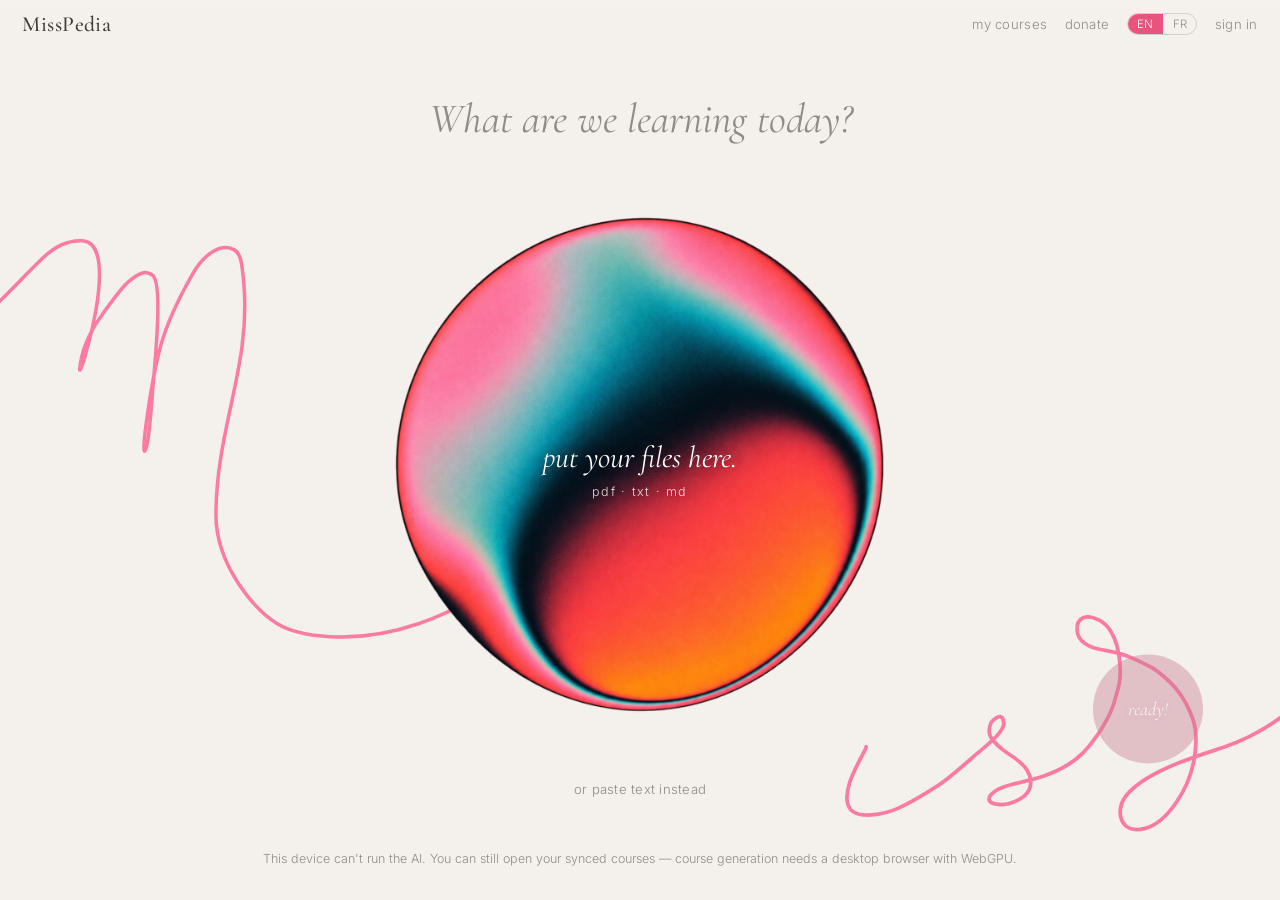
<file: miss/index.html>
<!doctype html>
<html lang="en">
<head>
  <meta charset="utf-8">
  <meta name="viewport" content="width=device-width, initial-scale=1, viewport-fit=cover">
  <title>MissPedia · learn calmly</title>
  <link rel="preconnect" href="https://fonts.googleapis.com">
  <link rel="preconnect" href="https://fonts.gstatic.com" crossorigin>
  <link href="https://fonts.googleapis.com/css2?family=Cormorant+Garamond:ital,wght@0,300;0,400;0,500;1,300;1,400&family=Inter:wght@300;400;500&display=swap" rel="stylesheet">
  <link rel="stylesheet" href="./css/styles.css">
  <script type="module" src="./js/app.js"></script>
</head>
<body data-phase="idle">

<!-- ═══ TOP BAR ═══ -->
<nav class="topbar">
  <a class="brand" href="#" id="brandHome">MissPedia</a>
  <div class="topbar-actions">
    <button class="ghost-link" id="navLibrary" data-i18n="nav.library">my courses</button>
    <a class="ghost-link" id="navDonate" data-i18n="nav.donate" target="_blank" rel="noopener">donate</a>
    <div class="lang-toggle" role="group" aria-label="Language">
      <button data-lang="en">EN</button><button data-lang="fr">FR</button>
    </div>
    <button class="ghost-link" id="navAuth" data-i18n="nav.signin">sign in</button>
  </div>
</nav>

<!-- ═══ VIEW: HOME ═══ -->
<div class="view view-home" id="view-home">
  <div class="home-backdrop" aria-hidden="true">
    <img src="./assets/v2/squiggle-left.svg" class="home-squiggle home-squiggle-left" alt="">
    <img src="./assets/v2/squiggle-right.svg" class="home-squiggle home-squiggle-right" alt="">
  </div>

  <header class="home-header">
    <p class="tagline" data-i18n="app.tagline">What are we learning today?</p>
  </header>

  <div class="drop-ring-wrap">
    <div class="drop-ring" id="dropRing">
      <img class="liquid-surface" src="./assets/v2/liquid-circle.png" alt="">
      <input id="file" type="file" accept="application/pdf,.txt,.md" aria-label="Upload your material">
      <div class="drop-inner">
        <span class="drop-label" id="dropLabel" data-i18n="home.drop">put your files here.</span>
        <span class="drop-hint" id="dropHint" data-i18n="home.dropHint">pdf · txt · md</span>
      </div>
    </div>
  </div>

  <div class="paste-toggle-wrap">
    <button class="ghost-link" id="togglePaste" data-i18n="home.paste">or paste text instead</button>
    <div class="paste-box" id="pasteBox" hidden>
      <textarea id="paste" rows="4" data-i18n-ph="home.pastePh" placeholder="paste your notes here…"></textarea>
      <button class="pill-btn" id="usePaste" data-i18n="home.usePaste">use this text</button>
    </div>
  </div>

  <div class="ready-ring-wrap">
    <button class="ready-ring" id="readyBtn" disabled>
      <img class="ready-liquid" src="./assets/v2/ready-dot.svg" alt="">
      <span data-i18n="home.ready">ready!</span>
    </button>
  </div>

  <!-- Engine status: download progress / capability notice -->
  <div class="engine-status" id="engineStatus">
    <div class="engine-bar" id="engineBar" hidden><span id="engineFill"></span></div>
    <p class="engine-msg" id="engineMsg"></p>
    <button class="ghost-link" id="engineRetry" data-i18n="home.reconnect" hidden>retry</button>
  </div>

  <p id="docStatus" class="status-msg" aria-live="polite"></p>
</div>

<!-- ═══ VIEW: LIBRARY ═══ -->
<div class="view view-library" id="view-library" hidden>
  <div class="home-backdrop" aria-hidden="true">
    <img src="./assets/v2/squiggle-left.svg" class="home-squiggle home-squiggle-left" alt="">
    <img src="./assets/v2/squiggle-right.svg" class="home-squiggle home-squiggle-right" alt="">
  </div>
  <header class="lib-head">
    <h1 class="tagline" data-i18n="lib.title">Your courses</h1>
    <p id="libBanner" class="lib-banner" hidden></p>
  </header>
  <div class="lib-grid" id="libGrid"></div>
</div>

<!-- ═══ VIEW: DATA DECK (study) ═══ -->
<div class="view view-study" id="view-study" hidden>
  <img src="./assets/v2/deck-squiggle-1.png" class="deck-squiggle deck-sq-tl" alt="" aria-hidden="true">
  <img src="./assets/v2/deck-squiggle-2.png" class="deck-squiggle deck-sq-br" alt="" aria-hidden="true">

  <header class="study-bar">
    <button class="back-btn" id="backBtn" data-i18n="study.back">← MissPedia</button>
    <div class="study-meta">
      <span id="docName" class="doc-name"></span>
      <span id="streak"></span>
      <span id="xp"></span>
      <span id="syncState" class="sync-state"></span>
    </div>
  </header>

  <main class="study-layout">
    <div class="deck-left">
      <div class="deck-blob">
        <img src="./assets/v2/deck-blob.png" alt="">
        <h1>Data Deck</h1>
      </div>
      <section class="deck-textpanel" id="panel-summary" role="tabpanel">
      <img src="./assets/v2/deck-textpanel.png" class="panel-bg" alt="" aria-hidden="true">
        <div class="panel-content">
          <button id="genSummary" class="ghost-link regen-link" data-i18n="summary.regen">regenerate</button>
          <div id="summaryOut" class="prose"></div>
          <div class="eval-box" id="evalBox" hidden>
            <div id="evalFeedback" class="eval-feedback"></div>
            <div class="eval-input-row">
              <input id="evalInput" type="text" data-i18n-ph="eval.ph" placeholder="your answer, in your own words…" autocomplete="off">
              <button class="pill-btn" id="evalBtn" data-i18n="eval.check">check</button>
            </div>
          </div>
        </div>
      </section>
    </div>

    <section class="deck-right">
      <nav class="tabs" role="tablist">
        <button role="tab" data-tab="summary" aria-selected="true" data-i18n="tab.summary">lesson</button>
        <button role="tab" data-tab="cards" aria-selected="false" tabindex="-1" data-i18n="tab.cards">practice</button>
        <button role="tab" data-tab="quiz" aria-selected="false" tabindex="-1" data-i18n="tab.quiz">challenge</button>
        <button role="tab" data-tab="ask" aria-selected="false" tabindex="-1" data-i18n="tab.ask">ask</button>
      </nav>

      <div class="workspace">
        <div id="panel-cards" class="panel" role="tabpanel" hidden>
          <div class="panelhead">
            <h2 data-i18n="cards.title">retrieval practice</h2>
            <button id="genCards" class="pill-btn" data-i18n="cards.regen">regenerate practice</button>
          </div>
          <p id="cardCount" class="hint-sm"></p>
          <div id="cardStage" class="stage"></div>
        </div>

        <div id="panel-quiz" class="panel" role="tabpanel" hidden>
          <div class="panelhead">
            <h2 data-i18n="quiz.title">comprehension challenge</h2>
            <button id="genQuiz" class="pill-btn" data-i18n="quiz.regen">regenerate challenge</button>
          </div>
          <div id="quizStage" class="stage"></div>
        </div>

        <div id="panel-ask" class="panel" role="tabpanel" hidden>
          <h2 data-i18n="ask.title">ask</h2>
          <p id="askDisabled" class="empty-msg" hidden data-i18n="ask.disabledMobile"></p>
          <div id="chat" class="chat" aria-live="polite"></div>
          <form id="askForm" class="askform">
            <input id="askInput" type="text" data-i18n-ph="ask.ph" placeholder="type your question…" autocomplete="off">
            <button class="pill-btn" type="submit" id="askBtn" data-i18n="ask.send">send</button>
          </form>
        </div>
      </div>

      <div class="deck-visual" id="deckVisual" aria-hidden="true"></div>
    </section>

    <div class="deck-foot">
      <div class="sectionbar">
        <button id="prevSec" class="ghost-link" aria-label="Previous section">‹</button>
        <div id="sectionLabel" class="section-label" data-i18n="doc.none">no material</div>
        <button id="nextSec" class="ghost-link" aria-label="Next section">›</button>
      </div>
      <button class="deck-next" id="nextLesson" data-i18n="doc.nextLesson">Got it! →→→</button>
    </div>

    <!-- Focus timer (collapsible) -->
    <aside class="focus-panel" id="focusPanel">
      <button class="focus-toggle ghost-link" id="focusToggle">◔ timer</button>
      <div class="focus-body" id="focusBody" hidden>
        <div class="ring" role="timer" aria-live="off">
          <svg viewBox="0 0 120 120" aria-hidden="true">
            <circle class="track" cx="60" cy="60" r="54"/>
            <circle id="arc" class="arc" cx="60" cy="60" r="54" transform="rotate(-90 60 60)"/>
          </svg>
          <div class="ring-text">
            <span id="time">30:00</span>
            <span id="phase"></span>
          </div>
        </div>
        <div class="timer-controls">
          <button id="start" class="pill-btn"></button>
          <button id="reset" class="ghost-link" data-i18n="timer.reset">reset</button>
        </div>
        <label for="intention" class="intention-label" data-i18n="timer.intention">what will you achieve?</label>
        <input id="intention" type="text" maxlength="120" data-i18n-ph="timer.intentionPh" class="intention-input">
        <select id="focusMin" class="focus-select">
          <option value="25">25 min</option>
          <option value="30" selected>30 min</option>
          <option value="45">45 min</option>
          <option value="50">50 min</option>
        </select>
        <p id="cycles" class="hint-sm"></p>
      </div>
    </aside>
  </main>
</div>

<!-- ═══ DIALOGS ═══ -->
<dialog id="authDlg">
  <form method="dialog" class="auth-form" id="authForm">
    <h2 data-i18n="auth.title">Sign in to sync your courses</h2>
    <p data-i18n="auth.sub">Passwordless: we email you a magic link.</p>
    <input id="authEmail" type="email" required data-i18n-ph="auth.email" placeholder="you@example.com">
    <div class="reflect-controls">
      <button class="pill-btn" id="authSend" value="send" data-i18n="auth.send">send magic link</button>
      <button class="ghost-link" value="cancel" formnovalidate>cancel</button>
    </div>
    <p id="authMsg" class="status-msg"></p>
  </form>
  <div id="authSigned" hidden>
    <h2 id="authUserEmail"></h2>
    <p id="authSyncNote" class="status-msg"></p>
    <div class="reflect-controls">
      <button class="ghost-link" id="authSignOut" data-i18n="nav.signout">sign out</button>
      <button class="pill-btn" onclick="this.closest('dialog').close()">ok</button>
    </div>
  </div>
</dialog>

<dialog id="reflect">
  <form method="dialog">
    <h2 data-i18n="timer.doneTitle">block finished</h2>
    <p id="reflectQ"></p>
    <div class="reflect-controls">
      <button value="yes" class="pill-btn" data-i18n="timer.yes">nailed it</button>
      <button value="partly" class="ghost-link" data-i18n="timer.partly">partly</button>
      <button value="no" class="ghost-link" data-i18n="timer.no">no</button>
    </div>
  </form>
</dialog>

<div id="toast" role="status" aria-live="polite"></div>
</body>
</html>
</file>
<file: miss/css/styles.css>
/* ═══ MissPedia — light editorial theme (Figma v2) ═══ */
:root {
  --paper:      #F4F1EC;
  --paper-soft: #FAF8F4;
  --pink:       #E8547C;
  --pink-soft:  #F28BA6;
  --pink-faint: rgba(232,84,124,0.14);
  --gold:       #C8A84B;
  --ink:        #3C3835;
  --ink-muted:  rgba(60,56,53,0.55);
  --ink-faint:  rgba(60,56,53,0.18);
  --good:       #5FA878;
  --bad:        #C45A5A;
  --radius-lg:  22px;
  --radius-pill: 100px;
  --font-serif: 'Cormorant Garamond', Georgia, serif;
  --font-sans:  'Inter', system-ui, sans-serif;
}

* { box-sizing: border-box; margin: 0; padding: 0; }
[hidden] { display: none !important; }
html, body { height: 100%; }
body {
  font-family: var(--font-sans);
  font-weight: 300;
  color: var(--ink);
  background: var(--paper);
  overflow: hidden;
}
button { font: inherit; color: inherit; background: none; border: none; }
a { color: inherit; }
img { display: block; max-width: 100%; }

.view { position: fixed; inset: 0; top: 52px; display: flex; flex-direction: column; }
.view[hidden] { display: none; }

/* ── Top bar ── */
.topbar {
  position: fixed; top: 0; left: 0; right: 0; z-index: 20;
  display: flex; align-items: center; justify-content: space-between;
  padding: 0.7rem 1.4rem;
  background: linear-gradient(to bottom, var(--paper), rgba(244,241,236,0));
}
.brand {
  font-family: var(--font-serif); font-size: 1.35rem; font-weight: 500;
  text-decoration: none; letter-spacing: 0.02em; cursor: pointer;
}
.topbar-actions { display: flex; align-items: center; gap: 1.1rem; }
.lang-toggle { display: flex; border: 1px solid var(--ink-faint); border-radius: var(--radius-pill); overflow: hidden; }
.lang-toggle button { padding: 0.2rem 0.6rem; font-size: 0.72rem; color: var(--ink-muted); }
.lang-toggle button[aria-pressed="true"] { background: var(--pink); color: #fff; }

/* ── Shared controls ── */
.ghost-link {
  color: var(--ink-muted); font-size: 0.82rem; cursor: pointer;
  text-decoration: none; letter-spacing: 0.02em;
}
.ghost-link:hover { color: var(--pink); }
.pill-btn {
  background: var(--pink); color: #fff;
  font-size: 0.82rem; letter-spacing: 0.03em;
  padding: 0.55em 1.4em; border-radius: var(--radius-pill);
  cursor: pointer; transition: transform 0.15s, background 0.2s;
}
.pill-btn:hover:not(:disabled) { background: var(--pink-soft); transform: translateY(-1px); }
.pill-btn:disabled { opacity: 0.45; cursor: default; }
.status-msg { color: var(--ink-muted); font-size: 0.8rem; text-align: center; }
.hint-sm { color: var(--ink-muted); font-size: 0.75rem; }
.empty-msg { color: var(--ink-muted); font-size: 0.9rem; font-style: italic; }
.prose { font-family: var(--font-serif); font-size: 1.02rem; line-height: 1.6; }
.prose p { margin-bottom: 0.8em; }
.prose h3 { font-size: 1.25rem; margin: 1em 0 0.4em; font-weight: 500; }
.prose li { margin-left: 1.2em; margin-bottom: 0.3em; }
.prose code { font-family: monospace; font-size: 0.85em; background: var(--pink-faint); padding: 0 0.3em; border-radius: 4px; }

/* ═══ HOME ═══ */
.view-home { position: fixed; }

.home-backdrop { position: absolute; inset: 0; overflow: hidden; pointer-events: none; }
.home-squiggle { position: absolute; opacity: 0.85; }
.home-squiggle-left  { left: -3%; top: 22%; width: 42vw; max-width: 760px; }
.home-squiggle-right { right: -4%; bottom: 8%; width: 38vw; max-width: 660px; }

.home-header { position: absolute; top: 5%; width: 100%; text-align: center; z-index: 3; }
.tagline {
  font-family: var(--font-serif); font-weight: 400; font-style: italic;
  font-size: clamp(1.6rem, 3.4vw, 2.6rem); color: var(--ink-muted);
}

.drop-ring-wrap {
  position: absolute; top: 16%; left: 50%; transform: translateX(-50%);
  z-index: 2; animation: dropReveal 1s 0.3s ease backwards;
}
@keyframes dropReveal { from { opacity: 0; transform: translate(-50%, 14px); } to { opacity: 1; transform: translate(-50%, 0); } }

.drop-ring {
  position: relative;
  width: clamp(300px, 44vw, 640px); height: clamp(300px, 44vw, 640px);
  border-radius: 50%; cursor: pointer;
  display: flex; align-items: center; justify-content: center;
  transition: transform 0.25s ease, outline-color 0.25s ease;
}
.liquid-surface { position: absolute; inset: 0; width: 100%; height: 100%; border-radius: 50%; object-fit: cover; }
.drop-ring:hover, .drop-ring.drag-over { transform: scale(1.015); outline: 2px solid var(--pink); outline-offset: 6px; }
.drop-ring.has-file { outline: 2px solid var(--pink); outline-offset: 6px; }

#file { position: absolute; inset: 0; opacity: 0; cursor: pointer; border-radius: 50%; width: 100%; height: 100%; }

.drop-inner {
  position: relative; z-index: 1; display: flex; flex-direction: column;
  align-items: center; gap: 0.5rem; pointer-events: none; text-align: center; padding: 1rem;
}
.drop-label {
  font-family: var(--font-serif); font-weight: 400; font-style: italic;
  font-size: clamp(1.3rem, 2.6vw, 1.9rem); color: #fff; text-shadow: 0 1px 14px rgba(0,0,0,0.35);
}
.drop-hint { font-size: 0.78rem; color: rgba(255,255,255,0.85); letter-spacing: 0.1em; text-shadow: 0 1px 8px rgba(0,0,0,0.3); }

.paste-toggle-wrap { position: absolute; bottom: 12%; left: 50%; transform: translateX(-50%); z-index: 3; text-align: center; }
.paste-box { margin-top: 0.6rem; display: flex; flex-direction: column; gap: 0.5rem; }
.paste-box textarea {
  width: min(420px, 80vw); border: 1px solid var(--ink-faint); border-radius: var(--radius-lg);
  padding: 0.8rem 1rem; font-family: var(--font-sans); font-size: 0.85rem;
  background: var(--paper-soft); color: var(--ink); resize: vertical;
}
.paste-box textarea::placeholder { color: var(--ink-muted); }
.paste-box .pill-btn { align-self: center; }

.ready-ring-wrap { position: absolute; right: 6%; bottom: 16%; z-index: 3; }
.ready-ring {
  position: relative; width: 110px; height: 110px; border-radius: 50%;
  cursor: pointer; display: flex; align-items: center; justify-content: center;
  transition: transform 0.2s ease;
}
.ready-liquid { position: absolute; inset: 0; width: 100%; height: 100%; }
.ready-ring > span {
  position: relative; font-family: var(--font-serif); font-style: italic;
  font-size: 1.15rem; color: #fff; text-shadow: 0 1px 6px rgba(0,0,0,0.3);
}
.ready-ring:disabled { opacity: 0.4; cursor: default; filter: grayscale(0.5); }
.ready-ring:not(:disabled):hover { transform: scale(1.08); }
.ready-ring:not(:disabled) { animation: readyPulse 2.4s ease-in-out infinite; }
@keyframes readyPulse { 0%,100% { box-shadow: 0 0 0 0 var(--pink-faint); } 50% { box-shadow: 0 0 0 14px transparent; } }

.engine-status { position: absolute; bottom: 4%; width: 100%; text-align: center; z-index: 3; padding: 0 1rem; }
.engine-bar {
  width: min(340px, 70vw); height: 4px; margin: 0 auto 0.5rem;
  background: var(--ink-faint); border-radius: 4px; overflow: hidden;
}
.engine-bar span { display: block; height: 100%; width: 0; background: var(--pink); transition: width 0.3s; }
.engine-msg { font-size: 0.78rem; color: var(--ink-muted); }
.status-msg { position: absolute; bottom: 1.5%; width: 100%; }

/* ═══ LIBRARY ═══ */
.view-library { padding: 5rem 6vw 3rem; overflow-y: auto; }
.lib-head { text-align: center; margin-bottom: 2.2rem; }
.lib-banner {
  margin: 0.8rem auto 0; max-width: 480px; font-size: 0.85rem; color: var(--ink-muted);
  border: 1px solid var(--ink-faint); border-radius: var(--radius-pill); padding: 0.5rem 1.2rem;
}
.lib-grid {
  display: grid; grid-template-columns: repeat(auto-fill, minmax(260px, 1fr));
  gap: 1.4rem; max-width: 1100px; margin: 0 auto; width: 100%;
}
.lib-card {
  background: var(--paper-soft); border: 1px solid var(--ink-faint);
  border-radius: var(--radius-lg); padding: 1.3rem 1.4rem;
  display: flex; flex-direction: column; gap: 0.4rem;
  transition: transform 0.18s, box-shadow 0.18s;
}
.lib-card:hover { transform: translateY(-3px); box-shadow: 0 12px 30px rgba(60,56,53,0.08); }
.lib-card h3 { font-family: var(--font-serif); font-weight: 500; font-size: 1.2rem; word-break: break-word; }
.lib-card p { font-size: 0.8rem; color: var(--ink-muted); }
.lib-actions { display: flex; gap: 0.8rem; align-items: center; margin-top: 0.6rem; }

/* ═══ DATA DECK (study) ═══ */
.view-study { padding: 0; overflow: hidden; }
.deck-squiggle { position: fixed; pointer-events: none; opacity: 0.5; z-index: 0; }
.deck-sq-tl { top: -4%; left: -6%; width: 30vw; }
.deck-sq-br { bottom: -8%; right: -4%; width: 34vw; }

.deck-left { display: flex; flex-direction: column; min-height: 0; min-width: 0; }
.study-layout.wide .deck-left { display: none; }
.study-layout.wide { grid-template-columns: 1fr; }
.deck-blob { position: relative; width: min(300px, 24vw); margin-bottom: -0.4rem; }
.deck-blob img { width: 100%; }
.deck-blob h1 {
  position: absolute; top: 42%; left: 50%; transform: translate(-50%,-50%);
  font-family: var(--font-serif); font-weight: 400; font-size: clamp(1.3rem, 2.2vw, 1.9rem); color: #fff;
  white-space: nowrap;
}

.study-bar {
  position: relative; z-index: 5; display: flex; align-items: center;
  justify-content: space-between; padding: 0.4rem 1.4rem;
}
.back-btn { font-size: 0.85rem; color: var(--ink-muted); cursor: pointer; }
.back-btn:hover { color: var(--pink); }
.study-meta { display: flex; gap: 1rem; font-size: 0.75rem; color: var(--ink-muted); align-items: center; }
.doc-name { font-weight: 500; color: var(--ink); max-width: 280px; overflow: hidden; text-overflow: ellipsis; white-space: nowrap; }
.sync-state { border: 1px solid var(--ink-faint); border-radius: var(--radius-pill); padding: 0.1rem 0.6rem; font-size: 0.68rem; }

.study-layout {
  position: relative; z-index: 2; flex: 1;
  display: grid; grid-template-columns: minmax(340px, 44%) 1fr; gap: 2vw;
  padding: 2vh 4vw 0; align-items: stretch; min-height: 0;
}

/* Left: the organic text panel (lesson) */
.deck-textpanel { position: relative; min-height: 0; flex: 1; }
.deck-textpanel .panel-bg { position: absolute; inset: 0; width: 100%; height: 100%; object-fit: fill; }
.deck-textpanel .panel-content {
  position: absolute; inset: 14% 16% 18% 16%;
  overflow-y: auto; padding-right: 0.6rem;
}
.regen-link { float: right; font-size: 0.72rem; }

/* Right: tabs + workspace + cards visual */
.deck-right { display: flex; flex-direction: column; min-height: 0; min-width: 0; }
.tabs { display: flex; gap: 0.4rem; margin-bottom: 0.9rem; }
.tabs [role=tab] {
  font-size: 0.8rem; color: var(--ink-muted); cursor: pointer;
  padding: 0.4rem 1rem; border-radius: var(--radius-pill);
  border: 1px solid transparent;
}
.tabs [role=tab][aria-selected="true"] { color: var(--pink); border-color: var(--pink); background: var(--pink-faint); }

.workspace { flex: 1; min-height: 0; overflow-y: auto; }
.panel h2 { font-family: var(--font-serif); font-weight: 500; font-size: 1.3rem; margin-bottom: 0.4rem; }
.panelhead { display: flex; align-items: baseline; justify-content: space-between; gap: 1rem; margin-bottom: 0.6rem; }
.stage { max-width: 68ch; padding-bottom: 2rem; }

.deck-cards-visual { max-width: 340px; margin-left: auto; pointer-events: none; }
.deck-cards-visual img { width: 100%; }

/* Footer: section nav + Got it */
.deck-foot {
  position: fixed; bottom: 3%; left: 50%; transform: translateX(-50%);
  z-index: 6; display: flex; align-items: center; gap: 2rem;
}
.sectionbar { display: flex; align-items: center; gap: 0.7rem; }
.sectionbar .ghost-link { font-size: 1.4rem; line-height: 1; }
.sectionbar .ghost-link:disabled { opacity: 0.3; }
.section-label { font-size: 0.75rem; color: var(--ink-muted); white-space: nowrap; }
.deck-next {
  background: var(--pink); color: #fff; font-family: var(--font-serif); font-style: italic;
  font-size: 1.1rem; padding: 0.6em 1.6em; border-radius: 14px; cursor: pointer;
  box-shadow: 0 8px 24px rgba(232,84,124,0.3); transition: transform 0.18s;
}
.deck-next:hover:not(:disabled) { transform: translateY(-2px) scale(1.02); }
.deck-next:disabled { opacity: 0.4; cursor: default; }

/* Focus panel — floating bottom-left, collapsible */
.focus-panel {
  position: fixed; bottom: 3%; left: 2%; z-index: 7;
  background: var(--paper-soft); border: 1px solid var(--ink-faint);
  border-radius: var(--radius-lg); padding: 0.6rem 0.9rem; max-width: 250px;
}
.focus-toggle { width: 100%; text-align: left; }
.focus-body { display: flex; flex-direction: column; gap: 0.5rem; padding-top: 0.6rem; }
.ring { position: relative; width: 130px; height: 130px; margin: 0 auto; }
.ring svg { width: 100%; height: 100%; }
.track { fill: none; stroke: var(--ink-faint); stroke-width: 4; }
.arc {
  fill: none; stroke: var(--pink); stroke-width: 4; stroke-linecap: round;
  stroke-dasharray: 339.292; stroke-dashoffset: 0; transition: stroke-dashoffset 0.4s linear;
}
body[data-phase="break"] .arc { stroke: var(--gold); }
.ring-text { position: absolute; inset: 0; display: flex; flex-direction: column; align-items: center; justify-content: center; }
#time { font-size: 1.3rem; font-weight: 400; font-variant-numeric: tabular-nums; }
#phase { font-size: 0.65rem; color: var(--ink-muted); letter-spacing: 0.1em; }
.timer-controls { display: flex; gap: 0.6rem; align-items: center; justify-content: center; }
.intention-label { font-size: 0.72rem; color: var(--ink-muted); }
.intention-input, .focus-select {
  border: 1px solid var(--ink-faint); border-radius: 10px; padding: 0.4rem 0.7rem;
  font-size: 0.8rem; background: transparent; color: var(--ink); width: 100%;
}
.focus-select { cursor: pointer; }

/* ═══ Cards / quiz / chat ═══ */
.card {
  border: 1px solid var(--ink-faint); border-radius: var(--radius-lg);
  background: var(--paper-soft); padding: 1.6rem; font-size: 1rem;
}
.card .side { color: var(--ink-muted); font-size: 0.72rem; letter-spacing: 0.1em; text-transform: uppercase; margin-bottom: 0.5rem; }
.card .answer { margin-top: 1.2rem; padding-top: 1rem; border-top: 1px dashed var(--ink-faint); }
.rate { display: flex; gap: 0.6rem; margin-top: 1rem; flex-wrap: wrap; }
.rate .pill-btn[data-r="again"] { background: var(--ink-muted); }

/* TCG-style card */
.tcg-card {
  width: min(300px, 100%); border-radius: 18px; overflow: hidden;
  border: 2px solid var(--gold); background: linear-gradient(160deg, #FFFDF8, #F6EFE4);
  box-shadow: 0 10px 28px rgba(60,56,53,0.14);
}
.tcg-head {
  display: flex; justify-content: space-between; align-items: center;
  padding: 0.55rem 0.9rem; background: var(--pink); color: #fff;
}
.tcg-title { font-family: var(--font-serif); font-weight: 500; font-size: 1.05rem; }
.tcg-box { font-size: 0.68rem; background: rgba(255,255,255,0.25); padding: 0.1rem 0.55rem; border-radius: 99px; }
.tcg-art { height: 170px; background: var(--pink-faint); overflow: hidden; }
.tcg-art img { width: 100%; height: 100%; object-fit: cover; }
.tcg-art.no-img { display: none; }
.tcg-art.no-img + .tcg-body { border-top: none; }
.tcg-body { padding: 0.9rem 1rem 1.1rem; font-size: 0.9rem; }
.tcg-body .side { color: var(--ink-muted); font-size: 0.68rem; letter-spacing: 0.1em; text-transform: uppercase; margin-bottom: 0.35rem; }
.tcg-q { margin-bottom: 0.4rem; }
.tcg-ans { margin-top: 0.9rem; padding-top: 0.7rem; border-top: 1px dashed var(--ink-faint); color: var(--ink); }
.tcg-ans.hidden { display: none; }

/* Mini deck preview — stacked generated cards on the right */
.deck-visual {
  position: relative; display: flex; align-items: flex-end; gap: 0;
  height: 190px; margin-top: auto; padding: 0 1rem;
}
.mini-card {
  width: 96px; height: 128px; border-radius: 10px; overflow: hidden;
  border: 2px solid var(--gold); background: var(--paper-soft);
  transform: rotate(var(--r, 0deg)) translateY(var(--y, 0));
  margin-left: -28px; box-shadow: 0 6px 16px rgba(60,56,53,0.15);
  display: flex; flex-direction: column; transition: transform 0.2s;
}
.mini-card:first-child { margin-left: 0; }
.mini-card:hover { transform: translateY(-10px); z-index: 2; }
.mini-card img { width: 100%; height: 86px; object-fit: cover; }
.mini-card span { font-size: 0.6rem; padding: 0.2rem 0.4rem; color: var(--ink); text-align: center; }

/* Evaluator box under each lesson */
.eval-box { margin-top: 1.4rem; border-top: 1px dashed var(--ink-faint); padding-top: 1rem; }
.eval-input-row { display: flex; gap: 0.5rem; margin-top: 0.6rem; }
.eval-input-row input {
  flex: 1; border: 1px solid var(--ink-faint); border-radius: var(--radius-pill);
  padding: 0.5rem 1rem; font-size: 0.85rem; background: rgba(255,255,255,0.6); color: var(--ink);
}
.eval-msg { font-size: 0.88rem; padding: 0.7rem 0.9rem; border-radius: 12px; margin-bottom: 0.4rem; }
.eval-good { background: rgba(95,168,120,0.14); border-left: 3px solid var(--good); }
.eval-mid { background: rgba(200,168,75,0.12); border-left: 3px solid var(--gold); }
.eval-bad { background: rgba(196,90,90,0.1); border-left: 3px solid var(--bad); }
.eval-follow { font-style: italic; margin-top: 0.4rem; }
.eval-mastered { color: var(--good); font-size: 0.8rem; font-weight: 500; }

.options { display: flex; flex-direction: column; gap: 0.5rem; margin: 1rem 0; }
.options .pill-btn { background: var(--paper-soft); color: var(--ink); border: 1px solid var(--ink-faint); text-align: left; }
.options .pill-btn.right { border-color: var(--good); background: rgba(95,168,120,0.15); }
.options .pill-btn.wrong { border-color: var(--bad); background: rgba(196,90,90,0.12); }
.options .pill-btn:disabled { opacity: 1; }
.feedback { font-size: 0.85rem; color: var(--ink-muted); margin-bottom: 0.8rem; }
.progressbar { height: 3px; background: var(--ink-faint); border-radius: 3px; overflow: hidden; margin-bottom: 1rem; }
.progressbar span { display: block; height: 100%; background: var(--pink); transition: width 0.3s; }

.chat { display: flex; flex-direction: column; gap: 0.6rem; margin: 0.8rem 0 1rem; max-height: 46vh; overflow-y: auto; }
.msg { padding: 0.7rem 1rem; border-radius: 14px; max-width: 66ch; font-size: 0.88rem; line-height: 1.6; }
.msg.user { background: var(--pink-faint); border: 1px solid var(--pink-soft); align-self: flex-end; }
.msg.bot { background: var(--paper-soft); border: 1px solid var(--ink-faint); align-self: flex-start; }
.msg .src { display: block; color: var(--ink-muted); font-size: 0.72rem; margin-top: 0.4rem; }
.askform { display: flex; gap: 0.6rem; }
.askform input {
  flex: 1; border: 1px solid var(--ink-faint); border-radius: var(--radius-pill);
  padding: 0.55rem 1.1rem; font-size: 0.85rem; background: var(--paper-soft); color: var(--ink);
}

/* ═══ Dialogs / toast ═══ */
dialog {
  border: 1px solid var(--ink-faint); border-radius: var(--radius-lg);
  background: var(--paper-soft); color: var(--ink); padding: 2rem 2.4rem;
  max-width: 400px; width: calc(100% - 2rem);
}
dialog::backdrop { background: rgba(60,56,53,0.35); backdrop-filter: blur(3px); }
dialog h2 { font-family: var(--font-serif); font-weight: 500; margin-bottom: 0.5rem; }
dialog p { color: var(--ink-muted); font-size: 0.86rem; margin-bottom: 1rem; }
.auth-form input {
  width: 100%; border: 1px solid var(--ink-faint); border-radius: var(--radius-pill);
  padding: 0.6rem 1.1rem; font-size: 0.9rem; margin-bottom: 1rem; background: transparent; color: var(--ink);
}
.reflect-controls { display: flex; gap: 0.8rem; align-items: center; flex-wrap: wrap; }

#toast {
  position: fixed; bottom: 1.4rem; left: 50%; transform: translate(-50%, 10px);
  background: var(--ink); color: var(--paper); font-size: 0.82rem;
  padding: 0.65rem 1.3rem; border-radius: var(--radius-pill);
  opacity: 0; pointer-events: none; transition: opacity 0.25s, transform 0.25s; z-index: 50;
}
#toast.show { opacity: 1; transform: translate(-50%, 0); }

/* ═══ Responsive / read-only mode ═══ */
@media (max-width: 900px) {
  body { overflow: auto; }
  .view { position: static; min-height: 100vh; padding-top: 60px; }
  .view-home { position: relative; display: flex; align-items: center; justify-content: center; }
  .drop-ring-wrap { position: relative; top: auto; left: auto; transform: none; margin: 2rem auto; }
  .home-header { position: static; padding-top: 1rem; }
  .ready-ring-wrap { position: fixed; right: 5%; bottom: 10%; }
  .engine-status { position: fixed; bottom: 2%; }
  .paste-toggle-wrap { bottom: 6%; }
  .study-layout { grid-template-columns: 1fr; padding: 1rem 5vw 6rem; display: flex; flex-direction: column; }
  .deck-blob { position: relative; top: auto; left: auto; margin: 0 0 1rem; width: 200px; }
  .deck-textpanel { min-height: 40vh; }
  .deck-textpanel .panel-content { inset: 10% 12%; }
  .deck-cards-visual { display: none; }
  .deck-foot { position: fixed; bottom: 0; left: 0; right: 0; transform: none;
    background: var(--paper); padding: 0.7rem 1rem; justify-content: space-between; border-top: 1px solid var(--ink-faint); }
  .focus-panel { bottom: 4.4rem; }
  .chat { max-height: 40vh; }
  .topbar-actions { gap: 0.6rem; }
}
</file>
